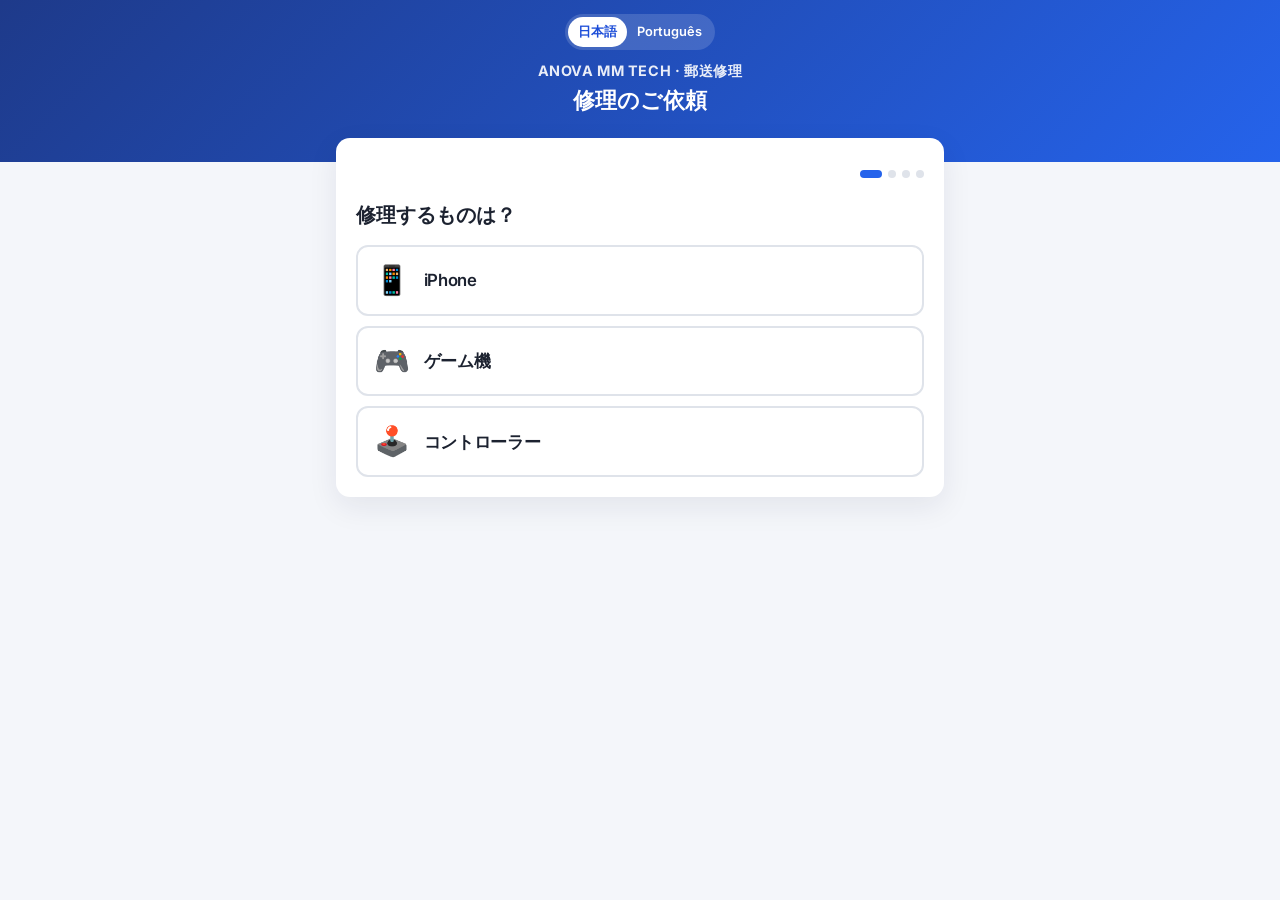
<file: index.html>
<!DOCTYPE html>
<html lang="ja" data-lang="ja">
<head>
  <meta charset="UTF-8">
  <meta name="viewport" content="width=device-width, initial-scale=1.0">
  <title>修理依頼 | Anova MM Tech</title>
  <meta name="description" content="Anova MM Tech：iPhone・ゲーム機・コントローラーの修理 — Reparo de iPhone, consoles e controles.">
  <meta name="theme-color" content="#1e3a8a">
  <link rel="preconnect" href="https://fonts.googleapis.com">
  <link href="https://fonts.googleapis.com/css2?family=Inter:wght@400;600;700&display=swap" rel="stylesheet">
  <link rel="stylesheet" href="assets/style.css">
  <script>
    // Idioma: escolha salva > idioma do celular (português -> pt, resto -> japonês)
    (function () {
      let l = null;
      try { l = localStorage.getItem("yuso-shuri-lang"); } catch (_) {}
      if (!l) l = /^pt/i.test(navigator.language || "") ? "pt" : "ja";
      document.documentElement.dataset.lang = l;
      document.documentElement.lang = l;
    })();
  </script>
</head>
<body>

<header class="top slim">
  <div class="lang-toggle" role="group" aria-label="Idioma / 言語">
    <button type="button" data-set-lang="ja">日本語</button>
    <button type="button" data-set-lang="pt">Português</button>
  </div>
  <div class="brand">ANOVA MM TECH · 郵送修理</div>
  <h1><span lang="ja">修理のご依頼</span><span lang="pt">Pedir reparo</span></h1>
</header>

<main class="wrap">
  <form id="repairForm" class="card lift" novalidate>
    <input type="text" name="_honey" style="display:none" tabindex="-1" autocomplete="off">

    <!-- Navegação entre as telas -->
    <div class="wz-head">
      <button type="button" class="wz-back" id="wz-back" hidden>‹ <span lang="ja">戻る</span><span lang="pt">Voltar</span></button>
      <div class="wz-dots" id="wz-dots" aria-hidden="true"><i></i><i></i><i></i><i></i></div>
    </div>
    <div class="box box-info hidden" id="estimate" style="margin-bottom:14px">
      <div class="estimate">
        <span><span lang="ja">目安料金</span><span lang="pt">Estimativa</span></span>
        <strong id="estimate-value"></strong>
      </div>
    </div>

    <!-- 1. Aparelho -->
    <section class="wz" data-step="1">
      <h2 class="wz-title"><span lang="ja">修理するものは？</span><span lang="pt">O que vai consertar?</span></h2>
      <div class="seg seg-big" id="tipo">
        <button type="button" data-tipo="iphone"><span class="ico">📱</span>iPhone</button>
        <button type="button" data-tipo="console"><span class="ico">🎮</span><span lang="ja">ゲーム機</span><span lang="pt">Console</span></button>
        <button type="button" data-tipo="controle"><span class="ico">🕹️</span><span lang="ja">コントローラー</span><span lang="pt">Controle</span></button>
      </div>
      <div class="msg err hidden" id="tipo-msg"><span lang="ja">選んでください</span><span lang="pt">Escolha uma opção</span></div>
    </section>

    <!-- 2. Modelo -->
    <section class="wz" data-step="2" hidden>
      <h2 class="wz-title"><span lang="ja">機種は？</span><span lang="pt">Qual é o modelo?</span></h2>
      <input type="hidden" id="model">
      <div id="models"></div>
      <div class="field hidden" id="other-model-wrap" style="margin-top:12px">
        <input type="text" id="other-model" data-ph-ja="機種名を入力" data-ph-pt="Digite o modelo">
        <button type="button" class="btn btn-primary" data-next="3" style="margin-top:10px"><span lang="ja">次へ</span><span lang="pt">Próximo</span> ›</button>
      </div>
      <div class="msg err hidden" id="model-msg"><span lang="ja">機種を選んでください</span><span lang="pt">Escolha o modelo</span></div>
    </section>

    <!-- 3. Serviço (só os que servem para o modelo; com opções, ex.: Hall Effect ou TMR) -->
    <section class="wz" data-step="3" hidden>
      <h2 class="wz-title"><span lang="ja">修理内容は？</span><span lang="pt">Qual serviço?</span></h2>
      <p class="hint" style="margin:-6px 0 12px"><span lang="ja">複数選べます</span><span lang="pt">Pode escolher mais de um</span></p>
      <div class="chips" id="services"></div>
      <div class="msg err hidden" id="services-msg"><span lang="ja">1つ以上選んでください</span><span lang="pt">Escolha pelo menos um</span></div>
      <div class="field" style="margin-top:14px">
        <label for="problem"><span lang="ja">症状</span><span lang="pt">O que aconteceu?</span> <span class="hint">(<span lang="ja">任意</span><span lang="pt">opcional</span>)</span></label>
        <textarea id="problem" rows="2" data-ph-ja="例: 落としてから画面がつかない" data-ph-pt="Ex.: Caiu e a tela não acende"></textarea>
      </div>
      <button type="button" class="btn btn-primary" data-next="4"><span lang="ja">次へ</span><span lang="pt">Próximo</span> ›</button>
    </section>

    <!-- 4. Dados e envio -->
    <section class="wz" data-step="4" hidden>
      <div class="wz-sum" id="wz-sum"></div>

      <div class="field">
        <label for="name"><span lang="ja">お名前</span><span lang="pt">Nome</span></label>
        <input type="text" id="name" autocomplete="name" required>
      </div>

      <div class="row stack-sm">
        <div class="field">
          <label for="phone"><span lang="ja">電話番号</span><span lang="pt">Telefone</span></label>
          <input type="tel" id="phone" inputmode="numeric" autocomplete="tel" maxlength="11" placeholder="09012345678" data-digits required>
        </div>
        <div class="field">
          <label for="email"><span lang="ja">メール</span><span lang="pt">E-mail</span></label>
          <input type="email" id="email" inputmode="email" autocomplete="email" required>
          <div class="hint" id="email-suggest"></div>
        </div>
      </div>

      <span class="label" style="margin-bottom:10px"><span lang="ja">返送先の住所</span><span lang="pt">Endereço para devolução</span></span>

      <div class="field">
        <label for="zip" class="sub"><span lang="ja">郵便番号</span><span lang="pt">CEP (〒)</span></label>
        <div class="row">
          <input type="tel" id="zip" inputmode="numeric" maxlength="8" autocomplete="postal-code" placeholder="4440302" required>
          <button type="button" class="btn btn-ghost shrink" id="zip-btn"><span lang="ja">住所検索</span><span lang="pt">Buscar</span></button>
        </div>
        <div class="msg" id="zip-msg"></div>
      </div>

      <div class="row">
        <div class="field" style="flex:0 0 38%">
          <label for="pref" class="sub"><span lang="ja">都道府県</span><span lang="pt">Província</span></label>
          <input type="text" id="pref" autocomplete="address-level1" data-ph-ja="愛知県" data-ph-pt="愛知県" required>
        </div>
        <div class="field">
          <label for="city" class="sub"><span lang="ja">市区町村・町名</span><span lang="pt">Cidade e bairro</span></label>
          <input type="text" id="city" autocomplete="address-level2" data-ph-ja="岡崎市○○町" data-ph-pt="岡崎市○○町" required>
        </div>
      </div>

      <div class="field">
        <label for="street" class="sub"><span lang="ja">番地・建物名・部屋番号</span><span lang="pt">Número, prédio e apto</span></label>
        <input type="text" id="street" autocomplete="street-address" data-ph-ja="例: 4-33 クリスタルオアシス103号室" data-ph-pt="Ex.: 4-33 クリスタルオアシス103" required>
        <div class="msg err hidden" id="street-msg"><span lang="ja">番地（例: 4-33）を入力してください</span><span lang="pt">Falta o número do endereço (番地), ex.: 4-33</span></div>
      </div>

      <div class="msg err hidden" id="form-msg"></div>
      <div class="box box-warn hidden" id="fallback" style="margin-bottom:12px">
        <span lang="ja">メールでも送れます:</span><span lang="pt">Você também pode mandar por e-mail:</span>
        <a class="btn btn-gray" id="fallback-link" href="#" style="display:block;margin-top:8px">✉️ <span lang="ja">メールで送る</span><span lang="pt">Enviar por e-mail</span></a>
      </div>

      <button type="submit" class="btn btn-primary" id="submit-btn"><span lang="ja">依頼する</span><span lang="pt">Enviar pedido</span></button>
      <p class="fine">
        <span lang="ja">24時間以内にメールで発送方法をご案内します。<a href="guia.html">送り方・FAQ</a></span>
        <span lang="pt">Respondemos em até 24 h com as instruções de envio. <a href="guia.html">Como enviar · FAQ</a></span>
      </p>
    </section>
  </form>
</main>

<script src="assets/config.js"></script>
<script src="assets/form.js"></script>
</body>
</html>
</file>
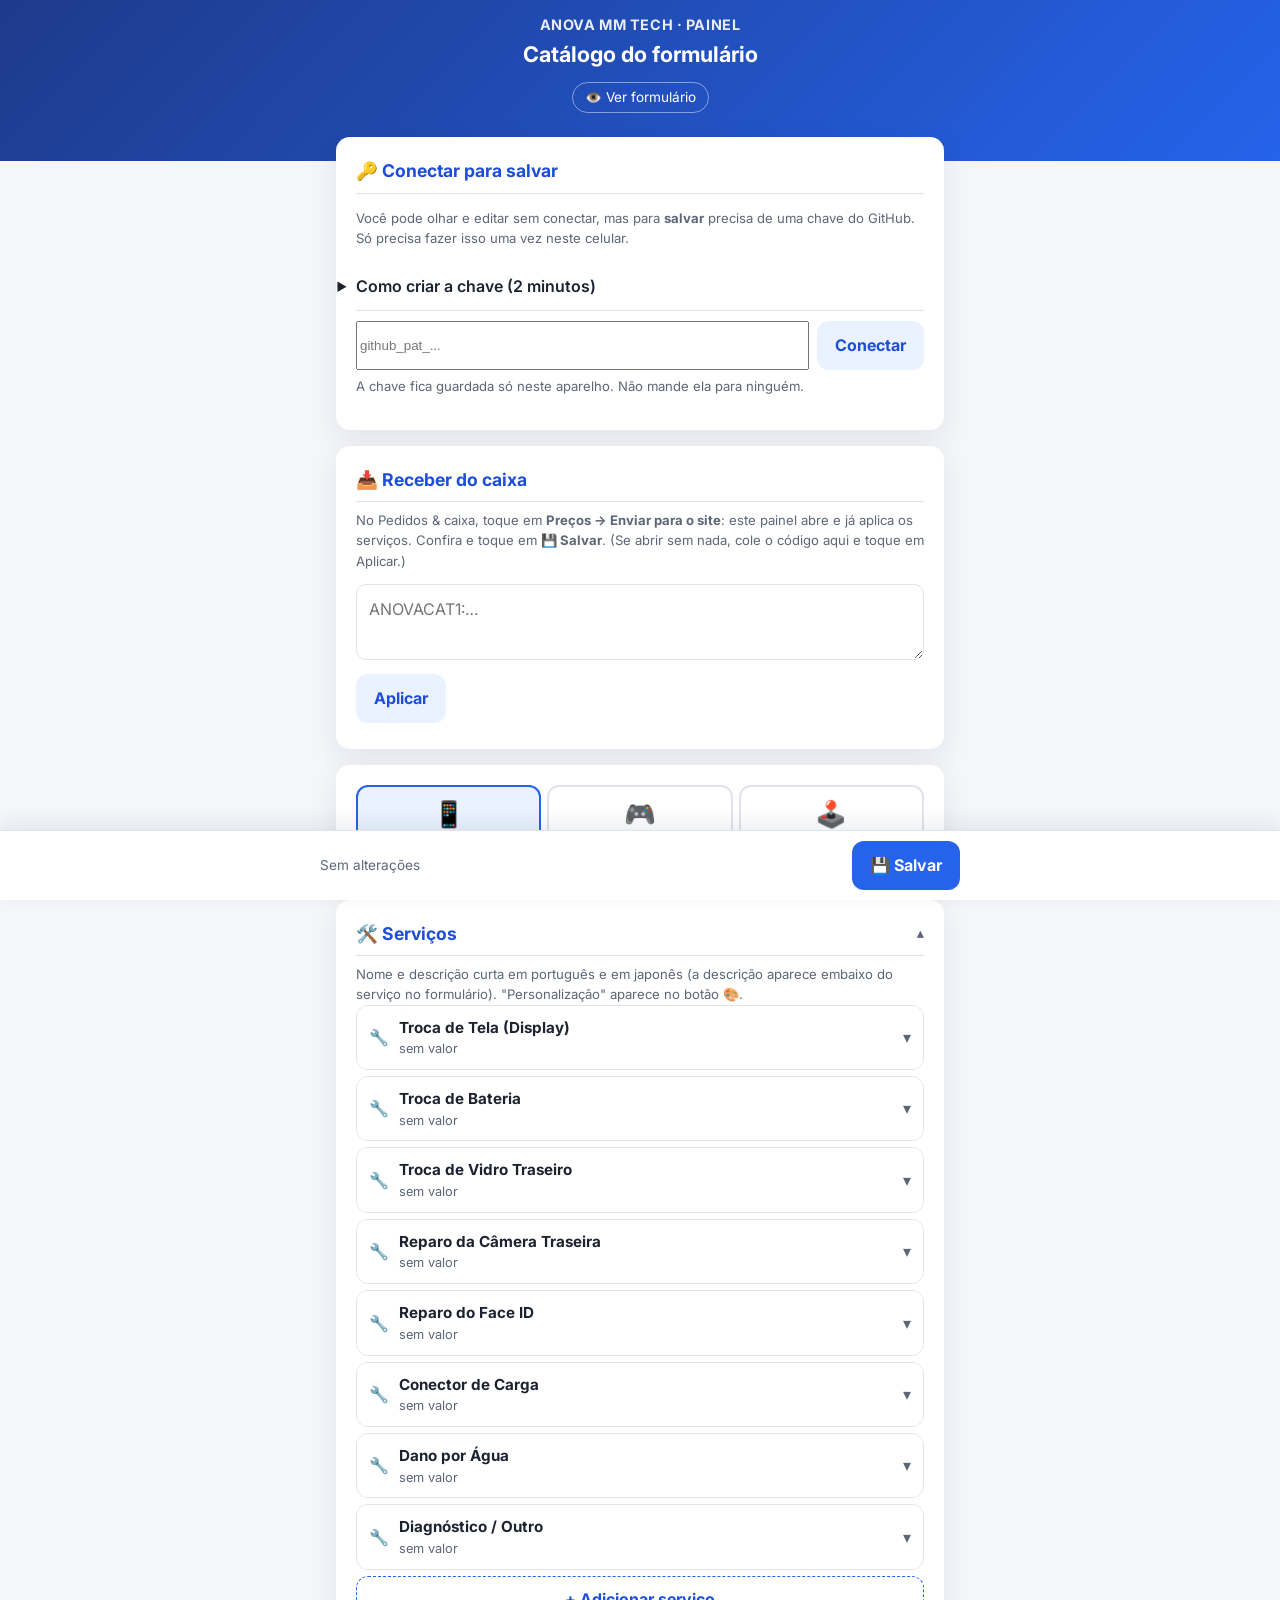
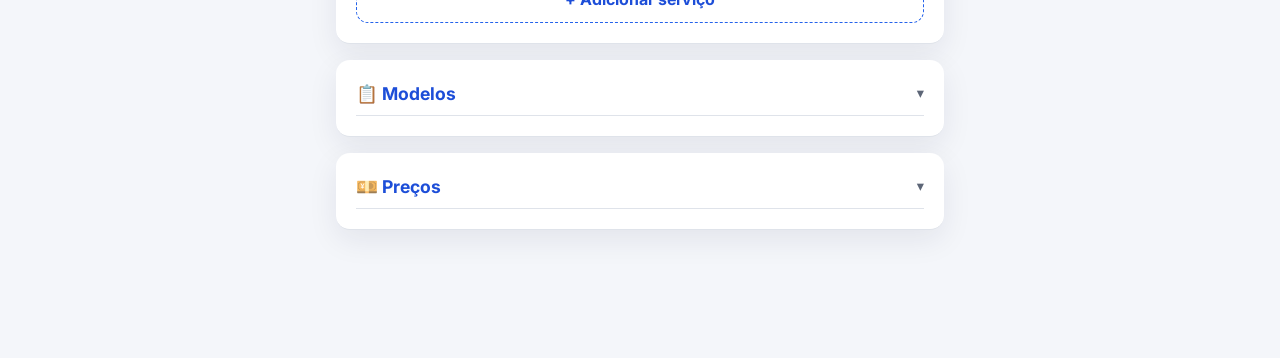
<file: admin.html>
<!DOCTYPE html>
<html lang="pt">
<head>
  <meta charset="UTF-8">
  <meta name="viewport" content="width=device-width, initial-scale=1.0">
  <meta name="robots" content="noindex, nofollow">
  <title>Painel do catálogo | Anova MM Tech</title>
  <meta name="theme-color" content="#1e3a8a">
  <link href="https://fonts.googleapis.com/css2?family=Inter:wght@400;600;700&display=swap" rel="stylesheet">
  <link rel="stylesheet" href="assets/style.css">
  <style>
    body { padding-bottom: 96px; }
    .item { display: flex; gap: 6px; align-items: center; margin-bottom: 8px; }
    .item input, .item select { padding: 9px 10px; }
    .item .grow { flex: 1; min-width: 0; }
    .icon {
      flex: 0 0 auto; width: 36px; height: 40px; border: 1px solid var(--line); border-radius: 8px;
      background: #fff; cursor: pointer; font-size: 1rem; color: var(--muted);
    }
    .icon.del { color: var(--err); }
    .svc { border: 1px solid var(--line); border-radius: 12px; padding: 0; margin-bottom: 6px; overflow: hidden; }
    .svc.open { padding: 0 10px 10px; border-color: var(--brand); }
    .svc-head { display: flex; align-items: center; gap: 10px; width: 100%; border: 0; background: #fff; padding: 10px 12px; font: inherit; text-align: left; cursor: pointer; color: var(--text); }
    .svc.open .svc-head { margin: 0 -10px 8px; width: calc(100% + 20px); background: var(--brand-soft); }
    .svc-ico { flex: 0 0 auto; }
    .svc-name { flex: 1; min-width: 0; display: grid; }
    .svc-name b { font-size: .95rem; overflow: hidden; text-overflow: ellipsis; white-space: nowrap; }
    .svc-name small { color: var(--muted); font-size: .8rem; overflow: hidden; text-overflow: ellipsis; white-space: nowrap; }
    .svc-arrow { color: var(--muted); }
    details.sec > summary { list-style: none; cursor: pointer; }
    details.sec > summary::-webkit-details-marker { display: none; }
    details.sec > summary h2 { margin: 0; display: flex; justify-content: space-between; align-items: center; }
    details.sec > summary h2::after { content: "▾"; color: var(--muted); font-size: .9rem; }
    details.sec[open] > summary h2 { margin-bottom: 14px; }
    details.sec[open] > summary h2::after { content: "▴"; }
    .opts { display: grid; gap: 8px; margin: 4px 0 10px; }
    .opt { border: 1px dashed var(--brand); border-radius: 10px; padding: 8px; background: #fbfcff; }
    .svc .item { margin-bottom: 6px; }
    .svc .item:last-child { margin-bottom: 0; }
    .group { border: 1px solid var(--line); border-radius: 12px; padding: 10px; margin-bottom: 12px; background: #fbfcfe; }
    .group > .item input { font-weight: 700; }
    .models { padding-left: 10px; border-left: 3px solid var(--brand-soft); margin: 8px 0; }
    .group-toggle { border: 0; background: none; color: var(--brand-dark); font: inherit; font-size: .85rem; font-weight: 600; padding: 2px 0; cursor: pointer; }
    .add { background: transparent; border: 1px dashed var(--brand); color: var(--brand-dark); width: 100%; padding: 10px; }
    .price-row { display: flex; align-items: center; gap: 8px; margin-bottom: 8px; }
    .price-row span { flex: 1; font-size: .92rem; }
    .price-row input { width: 120px; flex: 0 0 auto; text-align: right; }
    .savebar {
      position: fixed; left: 0; right: 0; bottom: 0; background: #fff; border-top: 1px solid var(--line);
      padding: 10px 16px calc(10px + env(safe-area-inset-bottom)); box-shadow: 0 -6px 20px rgba(20,30,60,.08);
    }
    .savebar .wrap { padding: 0; display: flex; gap: 10px; align-items: center; }
    .savebar .btn-primary { width: auto; flex: 0 0 auto; padding: 12px 18px; font-size: 1rem; }
    .savebar .status { flex: 1; font-size: .85rem; color: var(--muted); }
    .status.dirty { color: var(--warn); font-weight: 600; }
    .steps-list { padding-left: 20px; margin: 8px 0; font-size: .9rem; }
    .steps-list li { margin-bottom: 6px; }
    code { background: #eef1f6; padding: 1px 5px; border-radius: 5px; font-size: .85em; }
  </style>
</head>
<body>

<header class="top slim">
  <div class="brand">ANOVA MM TECH · PAINEL</div>
  <h1>Catálogo do formulário</h1>
  <nav class="nav"><a href="index.html" target="_blank">👁️ Ver formulário</a></nav>
</header>

<main class="wrap">

  <!-- Conexão -->
  <section class="card lift" id="conn">
    <div id="conn-on" class="hidden">
      <div class="estimate">
        <span>✅ Conectado ao GitHub</span>
        <button type="button" class="btn btn-gray" id="logout" style="padding:6px 12px;font-size:.85rem">Desconectar</button>
      </div>
    </div>
    <div id="conn-off">
      <h2>🔑 Conectar para salvar</h2>
      <p class="hint" style="margin-top:0">Você pode olhar e editar sem conectar, mas para <b>salvar</b> precisa de uma chave do GitHub. Só precisa fazer isso uma vez neste celular.</p>
      <details>
        <summary>Como criar a chave (2 minutos)</summary>
        <ol class="steps-list">
          <li>Abra <a href="https://github.com/settings/personal-access-tokens/new" target="_blank">github.com/settings/personal-access-tokens/new</a> (com login na conta <b>aln244vr</b>).</li>
          <li><b>Token name:</b> <code>painel catalogo</code></li>
          <li><b>Expiration:</b> escolha <b>1 year</b>.</li>
          <li><b>Repository access:</b> <b>Only select repositories</b> → <code>formulario-reparo-iphone</code>.</li>
          <li><b>Permissions</b> → <b>Repository permissions</b> → <b>Contents</b> → <b>Read and write</b>.</li>
          <li>Toque em <b>Generate token</b>, copie o código (começa com <code>github_pat_</code>) e cole abaixo.</li>
        </ol>
      </details>
      <div class="row" style="margin-top:10px">
        <input type="password" id="token" placeholder="github_pat_..." autocomplete="off">
        <button type="button" class="btn btn-ghost shrink" id="connect">Conectar</button>
      </div>
      <div class="msg" id="conn-msg"></div>
      <p class="hint">A chave fica guardada só neste aparelho. Não mande ela para ninguém.</p>
    </div>
  </section>

  <!-- Receber do caixa -->
  <section class="card" id="caixa">
    <h2>📥 Receber do caixa</h2>
    <p class="hint" style="margin-top:-6px">No Pedidos &amp; caixa, toque em <b>Preços → Enviar para o site</b>: este painel abre e já aplica os serviços. Confira e toque em <b>💾 Salvar</b>. (Se abrir sem nada, cole o código aqui e toque em Aplicar.)</p>
    <textarea id="caixa-code" rows="2" placeholder="ANOVACAT1:…" autocomplete="off" autocorrect="off" autocapitalize="off" spellcheck="false"></textarea>
    <div class="row" style="margin-top:8px"><button type="button" class="btn btn-ghost shrink" id="caixa-go">Aplicar</button></div>
    <div class="msg" id="caixa-msg"></div>
  </section>

  <!-- Tipo -->
  <div class="card">
    <div class="seg" id="tabs">
      <button type="button" data-tab="iphone"><span class="ico">📱</span>iPhone</button>
      <button type="button" data-tab="console"><span class="ico">🎮</span>Console</button>
      <button type="button" data-tab="controle"><span class="ico">🕹️</span>Controle</button>
    </div>
  </div>

  <div id="editor" class="hidden">
    <details class="card sec" open>
      <summary><h2>🛠️ Serviços</h2></summary>
      <p class="hint" style="margin-top:-6px">Nome e descrição curta em português e em japonês (a descrição aparece embaixo do serviço no formulário). "Personalização" aparece no botão 🎨.</p>
      <div id="svc-list"></div>
      <button type="button" class="btn add" id="svc-add">+ Adicionar serviço</button>
    </details>

    <details class="card sec">
      <summary><h2>📋 Modelos</h2></summary>
      <p class="hint" style="margin-top:-6px">Organizados por série. O cliente vê nessa ordem.</p>
      <div id="model-list"></div>
      <button type="button" class="btn add" id="group-add">+ Adicionar série</button>
    </details>

    <details class="card sec">
      <summary><h2>💴 Preços</h2></summary>
      <p class="hint" style="margin-top:-6px">Em ienes, com imposto. Deixe vazio para "sob orçamento". O formulário mostra a estimativa e o guia mostra a tabela.</p>
      <div class="field">
        <select id="price-model"></select>
      </div>
      <div id="price-list"></div>
      <div class="row" style="margin-top:6px">
        <button type="button" class="btn btn-gray" id="price-copy" style="font-size:.85rem">Copiar estes preços para todos da mesma série</button>
      </div>
    </details>
  </div>

  <p class="fine" id="loading">Carregando catálogo…</p>
</main>

<div class="savebar">
  <div class="wrap">
    <div class="status" id="status">Sem alterações</div>
    <button type="button" class="btn btn-primary" id="save">💾 Salvar</button>
  </div>
</div>

<script>
(function () {
  "use strict";
  const REPO = "aln244vr/formulario-reparo-iphone", PATH = "assets/catalogo.json", BRANCH = "main";
  const API = `https://api.github.com/repos/${REPO}/contents/${PATH}`;
  const TOKEN_KEY = "yuso-admin-token";
  const $ = (id) => document.getElementById(id);

  let cat = null, sha = null, tab = "iphone", dirty = false;
  const getToken = () => { try { return localStorage.getItem(TOKEN_KEY) || ""; } catch (_) { return ""; } };

  // ---------- Base64 UTF-8 ----------
  const enc = (str) => { const b = new TextEncoder().encode(str); let s = ""; for (let i = 0; i < b.length; i++) s += String.fromCharCode(b[i]); return btoa(s); };
  const dec = (b64) => new TextDecoder().decode(Uint8Array.from(atob(b64.replace(/\s/g, "")), (c) => c.charCodeAt(0)));

  // ---------- Carregar ----------
  async function load() {
    const token = getToken();
    try {
      if (token) {
        const r = await fetch(`${API}?ref=${BRANCH}&t=${Date.now()}`, { headers: { Authorization: "Bearer " + token, Accept: "application/vnd.github+json" } });
        if (r.status === 401 || r.status === 403 || r.status === 404) throw Object.assign(new Error("token"), { status: r.status });
        if (!r.ok) throw new Error("HTTP " + r.status);
        const j = await r.json();
        sha = j.sha; cat = JSON.parse(dec(j.content));
      } else {
        const r = await fetch("assets/catalogo.json", { cache: "no-cache" });
        cat = await r.json(); sha = null;
      }
    } catch (e) {
      if (e.message === "token") {
        setConnMsg("A chave não funcionou (erro " + e.status + "). Confira as permissões e cole de novo.", true);
        try { localStorage.removeItem(TOKEN_KEY); } catch (_) {}
        return load();
      }
      $("loading").textContent = "Não foi possível carregar o catálogo: " + e.message;
      return;
    }
    $("loading").classList.add("hidden");
    $("editor").classList.remove("hidden");
    showConn();
    selectTab(tab);
    setDirty(false);
    // o caixa abre o painel com o código no endereço (#ANOVACAT1:...): aplica sozinho
    if (/ANOVACAT1/i.test(location.hash)) {
      $("caixa-code").value = location.hash.slice(1);
      try { history.replaceState(null, "", location.pathname); } catch (_) {}
      $("caixa-go").click();
      $("caixa-msg").scrollIntoView({ block: "center" });
    }
  }

  function showConn() {
    const on = !!getToken();
    $("conn-on").classList.toggle("hidden", !on);
    $("conn-off").classList.toggle("hidden", on);
  }
  function setConnMsg(t, err) { $("conn-msg").textContent = t; $("conn-msg").className = "msg " + (err ? "err" : "ok"); }

  $("connect").addEventListener("click", async () => {
    const tk = $("token").value.trim();
    if (!/^(github_pat_|ghp_)/.test(tk)) return setConnMsg("Isso não parece uma chave do GitHub (começa com github_pat_).", true);
    if (dirty && !confirm("Conectar recarrega o catálogo e descarta as alterações não salvas. Continuar?")) return;
    try { localStorage.setItem(TOKEN_KEY, tk); } catch (_) {}
    $("token").value = "";
    setConnMsg("Conectando…", false);
    await load();
    if (getToken()) setConnMsg("", false);
  });
  $("logout").addEventListener("click", () => {
    try { localStorage.removeItem(TOKEN_KEY); } catch (_) {}
    showConn();
  });

  // ---------- Estado ----------
  function setDirty(v) {
    dirty = v;
    $("status").textContent = v ? "● Alterações não salvas" : "Sem alterações";
    $("status").className = "status" + (v ? " dirty" : "");
  }
  window.addEventListener("beforeunload", (e) => { if (dirty) { e.preventDefault(); e.returnValue = ""; } });
  const T = () => cat.tipos[tab];
  const changed = () => setDirty(true);

  // ---------- Abas ----------
  document.querySelectorAll("[data-tab]").forEach((b) => b.addEventListener("click", () => selectTab(b.dataset.tab)));
  function selectTab(id) {
    tab = id;
    document.querySelectorAll("[data-tab]").forEach((b) => b.setAttribute("aria-pressed", String(b.dataset.tab === id)));
    renderServices(); renderModels(); renderPriceModels();
  }

  // ---------- Helpers de UI ----------
  function el(tag, props, ...kids) {
    const e = document.createElement(tag);
    Object.entries(props || {}).forEach(([k, v]) => { if (k.startsWith("on")) e.addEventListener(k.slice(2), v); else if (k === "class") e.className = v; else e[k] = v; });
    kids.forEach((k) => e.append(k));
    return e;
  }
  const iconBtn = (txt, title, fn, cls) => el("button", { type: "button", class: "icon" + (cls ? " " + cls : ""), textContent: txt, title, onclick: fn });
  function move(arr, i, d) { const j = i + d; if (j < 0 || j >= arr.length) return false; [arr[i], arr[j]] = [arr[j], arr[i]]; return true; }

  // ---------- Serviços ----------
  function slug(s) {
    return (s.normalize("NFD").replace(/[̀-ͯ]/g, "").toLowerCase().replace(/[^a-z0-9]+/g, "-").replace(/^-|-$/g, "") || "servico").slice(0, 24);
  }
  function newId(base) {
    const all = new Set(Object.values(cat.tipos).flatMap((t) => t.servicos.map((s) => s.id)));
    let id = base, n = 2;
    while (all.has(id)) id = base + "-" + n++;
    return id;
  }
  // ---------- Receber do caixa (código ANOVACAT1) ----------
  const CAT2TIPO = { "iPhone": "iphone", "Controle": "controle", "Console": "console" };
  const norm = (x) => String(x || "").normalize("NFD").replace(/[̀-ͯ]/g, "").toLowerCase().replace(/\s+/g, " ").trim();
  const REPARO = /^(troca|reparo|conserto)|drift|bot(a|õ)es$|gatilhos \(|bateria do|conector|diagn|tela|vidro|camera|câmera|face id|agua|água|hdmi|leitor|fonte|hd \/ ssd|limpeza/i;
  // aceita o código mesmo se o iPhone trocar traços, dois-pontos ou colar espaços/quebras no meio
  function readCaixaCode(raw) {
    let t = String(raw || "");
    try { t = decodeURIComponent(t); } catch (_) {}
    t = t.normalize("NFKC").replace(/\u2014/g, "--").replace(/[\u2010-\u2013\u2212\u30FC]/g, "-").replace(/\u2026/g, "...");
    const i = t.search(/ANOVACAT1/i);
    let body = i >= 0 ? t.slice(i + 9).replace(/^[\s:]+/, "") : t;
    const dot = body.indexOf("."); if (dot >= 0) body = body.slice(0, dot);
    body = body.replace(/[^A-Za-z0-9_\-+/]/g, "");
    if (body.length < 8) return null;
    try {
      let b = body.replace(/-/g, "+").replace(/_/g, "/"); while (b.length % 4) b += "=";
      const d = JSON.parse(new TextDecoder().decode(Uint8Array.from(atob(b), (c) => c.charCodeAt(0))));
      return d && Array.isArray(d.s) ? d : null;
    } catch (_) { return null; }
  }
  $("caixa-go").addEventListener("click", () => {
    const out = $("caixa-msg"), raw = $("caixa-code").value;
    // o iPhone às vezes troca "--" por "—", "-" por "–" ou "..." por "…" ao colar: desfaz isso
    const fail = (t) => { out.textContent = t; out.className = "msg err"; };
    if (!cat) return fail("O catálogo ainda está carregando.");
    const data = readCaixaCode(raw);
    if (!data) {
      const t = String(raw).trim();
      return fail("Código não reconhecido (" + t.length + " caracteres, começa com \"" + t.slice(0, 14) + "\"). No caixa, toque em Preços → Enviar para o site: o painel abre e aplica sozinho.");
    }
    let added = 0, updated = 0;
    (data.s || []).forEach((o) => {
      const k = CAT2TIPO[o.c]; if (!k || !cat.tipos[k]) return;
      const t = cat.tipos[k];
      const base = String(o.n || "").replace(new RegExp("\\s·\\s" + o.c + "$"), "");
      // nome do caixa ligado a uma opção (ex.: "Analógicos TMR K-Silver" → Analógico (drift) · TMR)
      let opt = null;
      t.servicos.forEach((x) => (x.opcoes || []).forEach((op) => { if (!opt && op.caixa && norm(op.caixa) === norm(o.n)) opt = op; }));
      if (opt) { if (typeof o.v === "number" && o.v > 0) opt.preco = o.v; updated++; return; }
      // nome do caixa ligado ao preço de um modelo (ex.: "Analógicos TMR K-Silver · PS5" → TMR no DualSense)
      let hit = false;
      t.servicos.forEach((x) => (x.opcoes || []).forEach((op) => {
        Object.entries(op.caixaModelo || {}).forEach(([m, nm]) => {
          if (norm(nm) !== norm(o.n)) return;
          hit = true;
          if (typeof o.v === "number" && o.v > 0) { op.precoModelo = op.precoModelo || {}; op.precoModelo[m] = o.v; }
        });
      }));
      if (hit) { updated++; return; }
      let sv = t.servicos.find((x) => norm(x.pt) === norm(o.n) || norm(x.pt) === norm(base));
      if (!sv) {
        sv = { id: newId(slug(base)), pt: base, jp: o.j || base, grupo: k === "controle" && !REPARO.test(base) ? "custom" : "reparo" };
        const outro = t.servicos.findIndex((x) => /^diagn/i.test(x.pt));
        outro >= 0 ? t.servicos.splice(outro, 0, sv) : t.servicos.push(sv);
        added++;
      } else updated++;
      if (o.j) sv.jp = o.j;
      if (o.d) sv.dpt = o.d;
      if (o.dj) sv.djp = o.dj;
      if (typeof o.v === "number" && o.v > 0) sv.preco = o.v; else delete sv.preco;
    });
    if (!added && !updated) return fail("Nenhum serviço de iPhone, Console ou Controle no código.");
    changed(); selectTab(tab);
    out.className = "msg ok";
    out.textContent = `✓ ${added} novo(s) e ${updated} atualizado(s). Confira e toque em 💾 Salvar.`;
    $("caixa-code").value = "";
  });

  const openSvc = new Set(); // serviços abertos para editar (os outros ficam numa linha só)
  const yenTxt = (v) => (typeof v === "number" ? "¥" + v.toLocaleString("ja-JP") : "");
  const precoOpTxt = (o) => {
    const v = Object.values(o.precoModelo || {}).concat(typeof o.preco === "number" ? [o.preco] : []).filter((x) => typeof x === "number");
    if (!v.length) return "";
    const a = Math.min(...v), b = Math.max(...v);
    return " " + (a === b ? yenTxt(a) : yenTxt(a) + "–" + yenTxt(b).slice(1));
  };
  // "Vale para": lista de modelos ou séries, separados por vírgula (vazio = todos)
  function modelosInput(obj) {
    return el("input", { type: "text", class: "grow", value: (obj.modelos || []).join(", "), placeholder: "Vale para (vazio = todos os modelos; ex.: PlayStation, Switch Pro Controller)",
      oninput: (e) => { const L = e.target.value.split(",").map((x) => x.trim()).filter(Boolean); if (L.length) obj.modelos = L; else delete obj.modelos; changed(); } });
  }
  function svcSummary(s) {
    const vale = Array.isArray(s.modelos) && s.modelos.length ? " · só " + s.modelos.join(", ") : "";
    if (Array.isArray(s.opcoes) && s.opcoes.length) return s.opcoes.map((o) => o.pt + precoOpTxt(o)).join(" · ") + vale;
    return (typeof s.preco === "number" ? yenTxt(s.preco) : "sem valor") + vale;
  }
  function numInput(obj, key, ph) {
    return el("input", { type: "text", inputMode: "numeric", class: "grow", value: typeof obj[key] === "number" ? String(obj[key]) : "", placeholder: ph,
      oninput: (e) => { const n = parseInt(e.target.value.replace(/[^\d]/g, ""), 10); e.target.value = isNaN(n) ? "" : String(n); if (isNaN(n)) delete obj[key]; else obj[key] = n; changed(); } });
  }
  function txtInput(obj, key, ph, after) {
    return el("input", { type: "text", class: "grow", value: obj[key] || "", placeholder: ph, oninput: (e) => { obj[key] = e.target.value; changed(); if (after) after(); } });
  }
  function renderServices() {
    const box = $("svc-list"); box.innerHTML = "";
    T().servicos.forEach((s, i, arr) => {
      const isOpen = openSvc.has(s);
      const head = el("button", { type: "button", class: "svc-head", onclick: () => { isOpen ? openSvc.delete(s) : openSvc.add(s); renderServices(); } },
        el("span", { class: "svc-ico", textContent: s.grupo === "custom" ? "🎨" : "🔧" }),
        el("span", { class: "svc-name" }, el("b", { textContent: s.pt || "(sem nome)" }), el("small", { textContent: svcSummary(s) })),
        el("span", { class: "svc-arrow", textContent: isOpen ? "▴" : "▾" }));
      const card = el("div", { class: "svc" + (isOpen ? " open" : "") }, head);
      if (isOpen) {
        const grp = el("select", { class: "grow", onchange: (e) => { s.grupo = e.target.value; changed(); renderServices(); } },
          el("option", { value: "reparo", textContent: "🔧 Reparo" }), el("option", { value: "custom", textContent: "🎨 Personalização" }));
        grp.value = s.grupo === "custom" ? "custom" : "reparo";
        card.append(
          el("div", { class: "item" }, txtInput(s, "pt", "Nome em português", () => { head.querySelector("b").textContent = s.pt; renderPrices(); })),
          el("div", { class: "item" }, txtInput(s, "jp", "日本語の名前")),
          el("div", { class: "item" }, txtInput(s, "dpt", "Descrição curta (ex.: 4 botões traseiros)")),
          el("div", { class: "item" }, txtInput(s, "djp", "説明（日本語）")),
          el("div", { class: "item" }, modelosInput(s)));
        if (!(Array.isArray(s.opcoes) && s.opcoes.length)) card.append(el("div", { class: "item" }, numInput(s, "preco", "Valor no site ¥ (vazio = sob orçamento)")));
        // opções do serviço (ex.: Hall Effect padrão / TMR)
        const opts = el("div", { class: "opts" });
        (s.opcoes || []).forEach((o, oi, oarr) => {
          opts.append(el("div", { class: "opt" },
            el("div", { class: "item" }, txtInput(o, "pt", "Opção (ex.: TMR K-Silver)"), iconBtn("🗑", "Apagar opção", () => { oarr.splice(oi, 1); if (!oarr.length) delete s.opcoes; changed(); renderServices(); }, "del")),
            el("div", { class: "item" }, txtInput(o, "jp", "日本語")),
            el("div", { class: "item" }, txtInput(o, "dpt", "Descrição da opção")),
            el("div", { class: "item" }, txtInput(o, "djp", "説明（日本語）")),
            el("div", { class: "item" }, numInput(o, "preco", "Valor ¥"), txtInput(o, "caixa", "Nome no caixa")),
            el("div", { class: "item" }, modelosInput(o)),
            ...Object.keys(o.precoModelo || {}).map((m) => el("div", { class: "item" },
              el("span", { textContent: m, style: "flex:1;min-width:0;font-size:.85rem;color:var(--muted)" }),
              numInput(o.precoModelo, m, "Valor ¥ neste modelo")))));
        });
        opts.append(el("button", { type: "button", class: "btn add", textContent: "+ Opção (ex.: tipo de peça)", style: "padding:7px;font-size:.85rem",
          onclick: () => { s.opcoes = s.opcoes || []; s.opcoes.push({ id: newOptId(s), pt: "", jp: "" }); if (s.opcoes.length === 1) delete s.preco; changed(); renderServices(); } }));
        card.append(opts,
          el("div", { class: "item" }, grp,
            iconBtn("↑", "Subir", () => { if (move(arr, i, -1)) { changed(); renderServices(); renderPrices(); } }),
            iconBtn("↓", "Descer", () => { if (move(arr, i, 1)) { changed(); renderServices(); renderPrices(); } }),
            iconBtn("🗑", "Apagar", () => {
              if (!confirm(`Apagar o serviço "${s.pt}"?`)) return;
              arr.splice(i, 1);
              Object.values(T().precos || {}).forEach((p) => delete p[s.id]);
              changed(); renderServices(); renderPrices();
            }, "del")));
      }
      box.append(card);
    });
  }
  function newOptId(s) { const ids = new Set((s.opcoes || []).map((o) => o.id)); let n = (s.opcoes || []).length + 1; while (ids.has("op" + n)) n++; return "op" + n; }
  $("svc-add").addEventListener("click", () => {
    const pt = prompt("Nome do serviço em português:");
    if (!pt || !pt.trim()) return;
    const jp = prompt("Nome em japonês (pode deixar vazio e preencher depois):") || "";
    const custom = tab === "controle" && confirm("É uma personalização? (OK = Personalização, Cancelar = Reparo)");
    T().servicos.push({ id: newId(slug(pt)), pt: pt.trim(), jp: jp.trim() || pt.trim(), grupo: custom ? "custom" : "reparo" });
    openSvc.add(T().servicos[T().servicos.length - 1]);
    changed(); renderServices(); renderPrices();
    $("svc-list").lastElementChild.scrollIntoView({ behavior: "smooth", block: "center" });
  });

  // ---------- Modelos ----------
  function renameModel(oldName, newName) {
    const P = T().precos || {};
    if (P[oldName] && oldName !== newName) { P[newName] = P[oldName]; delete P[oldName]; }
  }
  const openGroups = new Set(); // séries abertas (as outras ficam fechadas para a página não ficar enorme)
  function renderModels() {
    const box = $("model-list"); box.innerHTML = "";
    T().modelos.forEach((g, gi, groups) => {
      const isOpen = openGroups.has(g);
      const models = el("div", { class: "models" + (isOpen ? "" : " hidden") });
      g.itens.forEach((m, mi, itens) => {
        let before = m;
        const inp = el("input", { type: "text", class: "grow", value: m,
          oninput: (e) => { itens[mi] = e.target.value; changed(); },
          onchange: (e) => { renameModel(before, e.target.value.trim()); itens[mi] = before = e.target.value.trim(); renderPriceModels(); } });
        models.append(el("div", { class: "item" }, inp,
          iconBtn("↑", "Subir", () => { if (move(itens, mi, -1)) { changed(); renderModels(); renderPriceModels(); } }),
          iconBtn("↓", "Descer", () => { if (move(itens, mi, 1)) { changed(); renderModels(); renderPriceModels(); } }),
          iconBtn("🗑", "Apagar", () => {
            if (!confirm(`Apagar o modelo "${m}"?`)) return;
            itens.splice(mi, 1); if (T().precos) delete T().precos[m];
            changed(); renderModels(); renderPriceModels();
          }, "del")));
      });
      models.append(el("button", { type: "button", class: "btn add", textContent: "+ Modelo", style: "padding:7px;font-size:.85rem",
        onclick: () => {
          const n = prompt(`Novo modelo na série "${g.grupo}":`);
          if (!n || !n.trim()) return;
          g.itens.push(n.trim()); openGroups.add(g); changed(); renderModels(); renderPriceModels();
        } }));
      box.append(el("div", { class: "group" },
        el("div", { class: "item" },
          el("input", { type: "text", class: "grow", value: g.grupo, oninput: (e) => { g.grupo = e.target.value; changed(); } }),
          iconBtn("↑", "Subir série", () => { if (move(groups, gi, -1)) { changed(); renderModels(); renderPriceModels(); } }),
          iconBtn("↓", "Descer série", () => { if (move(groups, gi, 1)) { changed(); renderModels(); renderPriceModels(); } }),
          iconBtn("🗑", "Apagar série", () => {
            if (!confirm(`Apagar a série "${g.grupo}" e os ${g.itens.length} modelos dela?`)) return;
            g.itens.forEach((m) => T().precos && delete T().precos[m]);
            groups.splice(gi, 1); changed(); renderModels(); renderPriceModels();
          }, "del")),
        el("button", { type: "button", class: "group-toggle", textContent: (isOpen ? "▾ " : "▸ ") + g.itens.length + " modelo" + (g.itens.length === 1 ? "" : "s"),
          onclick: () => { isOpen ? openGroups.delete(g) : openGroups.add(g); renderModels(); } }),
        models));
    });
  }
  $("group-add").addEventListener("click", () => {
    const n = prompt("Nome da nova série (ex.: iPhone 18):");
    if (!n || !n.trim()) return;
    const g = { grupo: n.trim(), itens: [] };
    T().modelos.unshift(g); openGroups.add(g);
    changed(); renderModels(); renderPriceModels();
  });

  // ---------- Preços ----------
  const priceModel = $("price-model");
  function renderPriceModels() {
    const keep = priceModel.value;
    priceModel.innerHTML = "";
    T().modelos.forEach((g) => {
      const og = el("optgroup", { label: g.grupo });
      g.itens.forEach((m) => {
        const has = Object.values((T().precos || {})[m] || {}).some((v) => typeof v === "number");
        og.append(el("option", { value: m, textContent: (has ? "💴 " : "") + m }));
      });
      priceModel.append(og);
    });
    if ([...priceModel.options].some((o) => o.value === keep)) priceModel.value = keep;
    renderPrices();
  }
  priceModel.addEventListener("change", renderPrices);
  // Atualiza só o 💴 da lista de modelos, sem redesenhar os campos de preço
  function markPricedModels() {
    [...priceModel.options].forEach((o) => {
      const has = Object.values((T().precos || {})[o.value] || {}).some((v) => typeof v === "number");
      o.textContent = (has ? "💴 " : "") + o.value;
    });
  }
  function renderPrices() {
    const box = $("price-list"); box.innerHTML = "";
    const m = priceModel.value;
    if (!m) { box.textContent = "Adicione um modelo primeiro."; return; }
    T().precos = T().precos || {};
    T().servicos.forEach((s) => {
      const v = (T().precos[m] || {})[s.id];
      const inp = el("input", { type: "text", inputMode: "numeric", placeholder: "orçamento", value: typeof v === "number" ? String(v) : "",
        oninput: (e) => {
          const n = parseInt(e.target.value.replace(/[^\d]/g, ""), 10);
          e.target.value = isNaN(n) ? "" : String(n);
          const P = (T().precos[m] = T().precos[m] || {});
          if (isNaN(n)) delete P[s.id]; else P[s.id] = n;
          if (!Object.keys(P).length) delete T().precos[m];
          changed();
        },
        onchange: markPricedModels });
      box.append(el("div", { class: "price-row" }, el("span", { textContent: (s.grupo === "custom" ? "🎨 " : "") + s.pt }), el("span", { textContent: "¥", style: "flex:0 0 auto;color:var(--muted)" }), inp));
    });
  }
  $("price-copy").addEventListener("click", () => {
    const m = priceModel.value;
    const g = T().modelos.find((g) => g.itens.includes(m));
    if (!g) return;
    const src = (T().precos || {})[m];
    if (!src || !Object.keys(src).length) return alert("Este modelo ainda não tem preço.");
    if (!confirm(`Copiar os preços de "${m}" para os outros ${g.itens.length - 1} modelos de "${g.grupo}"?`)) return;
    g.itens.forEach((x) => { if (x !== m) T().precos[x] = Object.assign({}, src); });
    changed(); renderPriceModels();
  });

  // ---------- Salvar ----------
  function validate() {
    for (const [k, t] of Object.entries(cat.tipos)) {
      if (t.servicos.some((s) => !s.pt.trim())) return `Há um serviço sem nome em "${t.nome}".`;
      if (t.modelos.some((g) => !g.grupo.trim())) return `Há uma série sem nome em "${t.nome}".`;
      if (t.modelos.some((g) => g.itens.some((m) => !m.trim()))) return `Há um modelo sem nome em "${t.nome}".`;
      const names = t.modelos.flatMap((g) => g.itens);
      const dup = names.find((m, i) => names.indexOf(m) !== i);
      if (dup) return `O modelo "${dup}" aparece duas vezes em "${t.nome}".`;
    }
    return null;
  }

  $("save").addEventListener("click", async () => {
    const token = getToken();
    if (!token) { $("conn").scrollIntoView({ behavior: "smooth" }); return setConnMsg("Conecte com a chave do GitHub para salvar.", true); }
    if (!dirty) return;
    const err = validate();
    if (err) return alert(err);
    const btn = $("save");
    btn.disabled = true; $("status").textContent = "Salvando…";
    try {
      // Garante o sha mais recente (evita sobrescrever uma edição feita em outro aparelho sem saber)
      if (!sha) {
        const r0 = await fetch(`${API}?ref=${BRANCH}&t=${Date.now()}`, { headers: { Authorization: "Bearer " + token } });
        if (r0.ok) sha = (await r0.json()).sha;
      }
      const r = await fetch(API, {
        method: "PUT",
        headers: { Authorization: "Bearer " + token, Accept: "application/vnd.github+json", "Content-Type": "application/json" },
        body: JSON.stringify({ message: "Atualiza catálogo pelo painel", content: enc(JSON.stringify(cat, null, 2) + "\n"), sha, branch: BRANCH }),
      });
      const j = await r.json().catch(() => ({}));
      if (r.status === 409 || r.status === 422) throw new Error("O catálogo foi alterado em outro lugar. Recarregue a página e faça as mudanças de novo.");
      if (r.status === 401 || r.status === 403) throw new Error("A chave não tem permissão para salvar. Confira: Contents → Read and write.");
      if (!r.ok) throw new Error(j.message || "HTTP " + r.status);
      sha = j.content.sha;
      setDirty(false);
      $("status").textContent = "✅ Salvo! O site atualiza em 1–2 minutos.";
    } catch (e) {
      $("status").textContent = "❌ " + e.message;
      $("status").className = "status dirty";
    } finally {
      btn.disabled = false;
    }
  });

  load();
})();
</script>
</body>
</html>
</file>
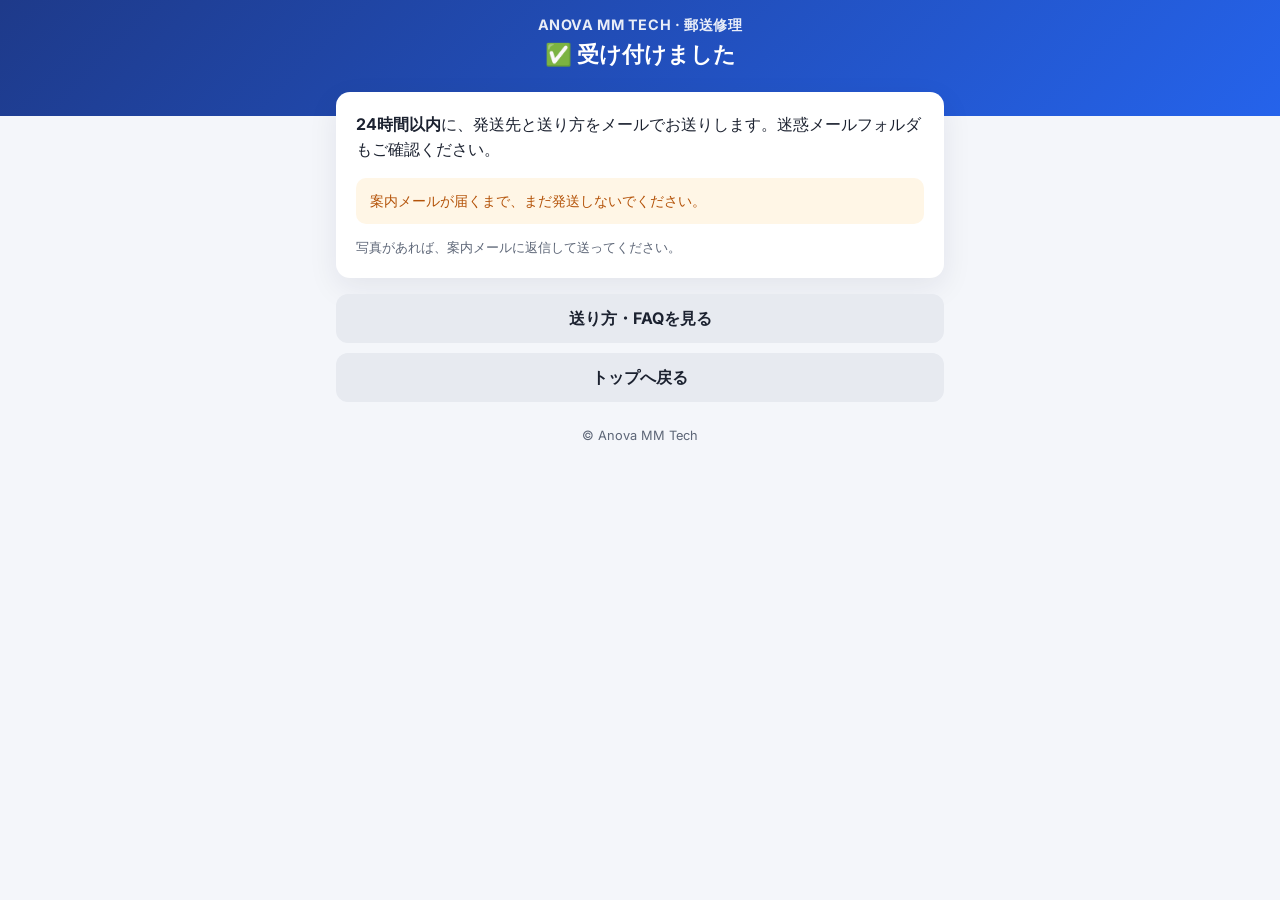
<file: confirmacao.html>
<!DOCTYPE html>
<html lang="ja" data-lang="ja">
<head>
  <meta charset="UTF-8">
  <meta name="viewport" content="width=device-width, initial-scale=1.0">
  <title>依頼完了 | Anova MM Tech</title>
  <meta name="theme-color" content="#1e3a8a">
  <link href="https://fonts.googleapis.com/css2?family=Inter:wght@400;600;700&display=swap" rel="stylesheet">
  <link rel="stylesheet" href="assets/style.css">
  <script>
    (function () {
      let l = null;
      try { l = localStorage.getItem("yuso-shuri-lang"); } catch (_) {}
      if (!l) l = /^pt/i.test(navigator.language || "") ? "pt" : "ja";
      document.documentElement.dataset.lang = document.documentElement.lang = l;
    })();
  </script>
</head>
<body>

<header class="top slim">
  <div class="brand">ANOVA MM TECH · 郵送修理</div>
  <h1>✅ <span lang="ja">受け付けました</span><span lang="pt">Pedido recebido!</span></h1>
</header>

<main class="wrap">
  <div class="card lift">
    <p style="margin-top:0">
      <span lang="ja"><b>24時間以内</b>に、発送先と送り方をメールでお送りします。迷惑メールフォルダもご確認ください。</span>
      <span lang="pt">Em até <b>24 horas</b> mandamos por e-mail o endereço e como enviar. Confira também o spam.</span>
    </p>
    <div class="box box-warn">
      <span lang="ja">案内メールが届くまで、まだ発送しないでください。</span>
      <span lang="pt">Ainda não envie o aparelho: espere o nosso e-mail.</span>
    </div>
    <p class="fine" style="text-align:left;margin-top:14px">
      <span lang="ja">写真があれば、案内メールに返信して送ってください。</span>
      <span lang="pt">Se tiver fotos do problema, mande respondendo ao nosso e-mail.</span>
    </p>
  </div>

  <a href="guia.html" class="btn btn-gray" style="display:block;margin-bottom:10px"><span lang="ja">送り方・FAQを見る</span><span lang="pt">Ver como enviar · FAQ</span></a>
  <a href="index.html" class="btn btn-gray" style="display:block"><span lang="ja">トップへ戻る</span><span lang="pt">Voltar ao início</span></a>
</main>

<footer>© Anova MM Tech</footer>
</body>
</html>
</file>
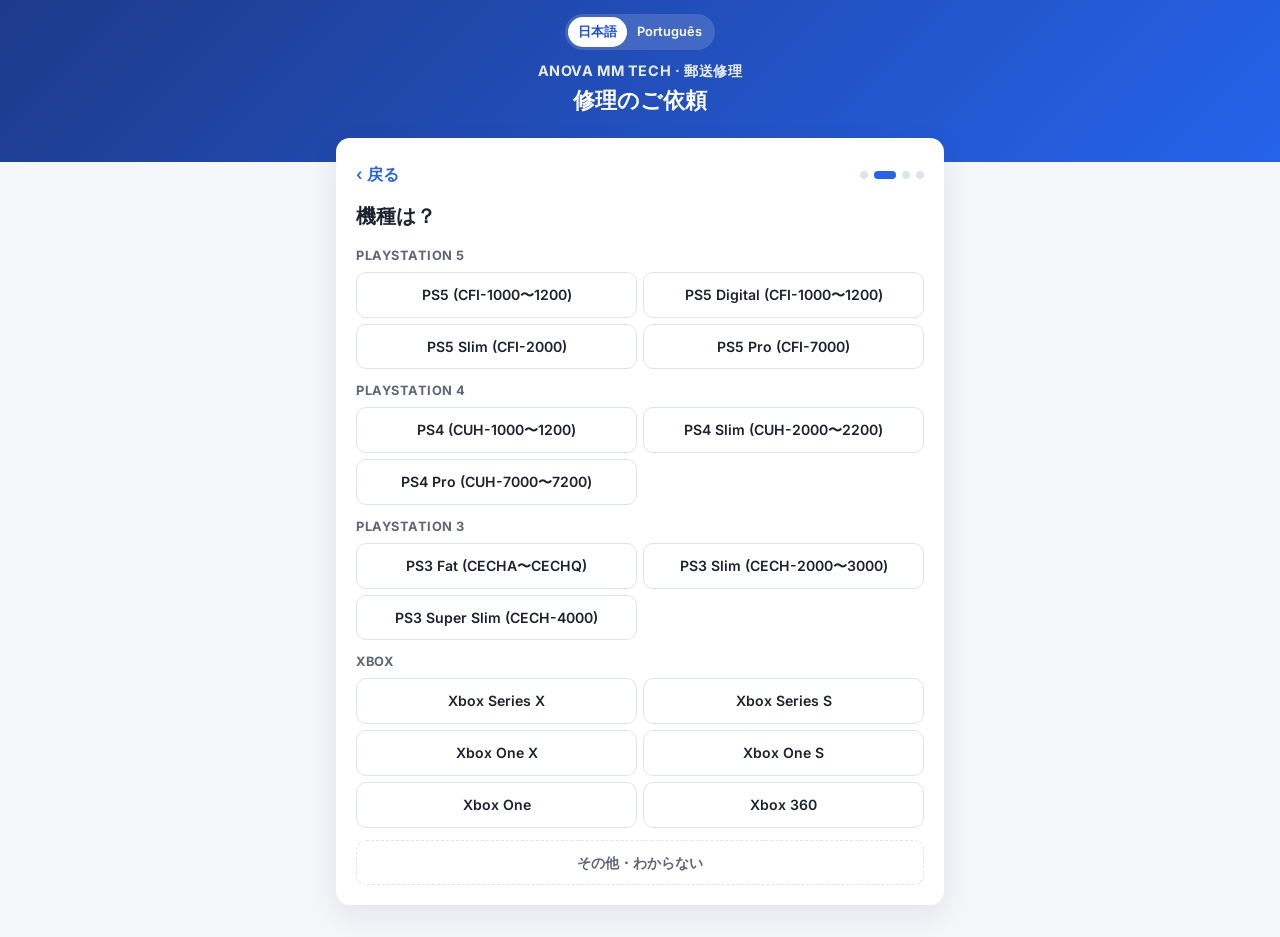
<file: consoles.html>
<!DOCTYPE html>
<html lang="ja">
<head>
  <meta charset="UTF-8">
  <meta name="viewport" content="width=device-width, initial-scale=1.0">
  <title>ゲーム機修理 | Anova MM Tech</title>
  <!-- O formulário de consoles agora faz parte do formulário principal -->
  <meta http-equiv="refresh" content="0; url=index.html?tipo=console">
  <script>location.replace("index.html?tipo=console");</script>
</head>
<body><a href="index.html?tipo=console">修理依頼フォームへ · Ir para o formulário</a></body>
</html>
</file>
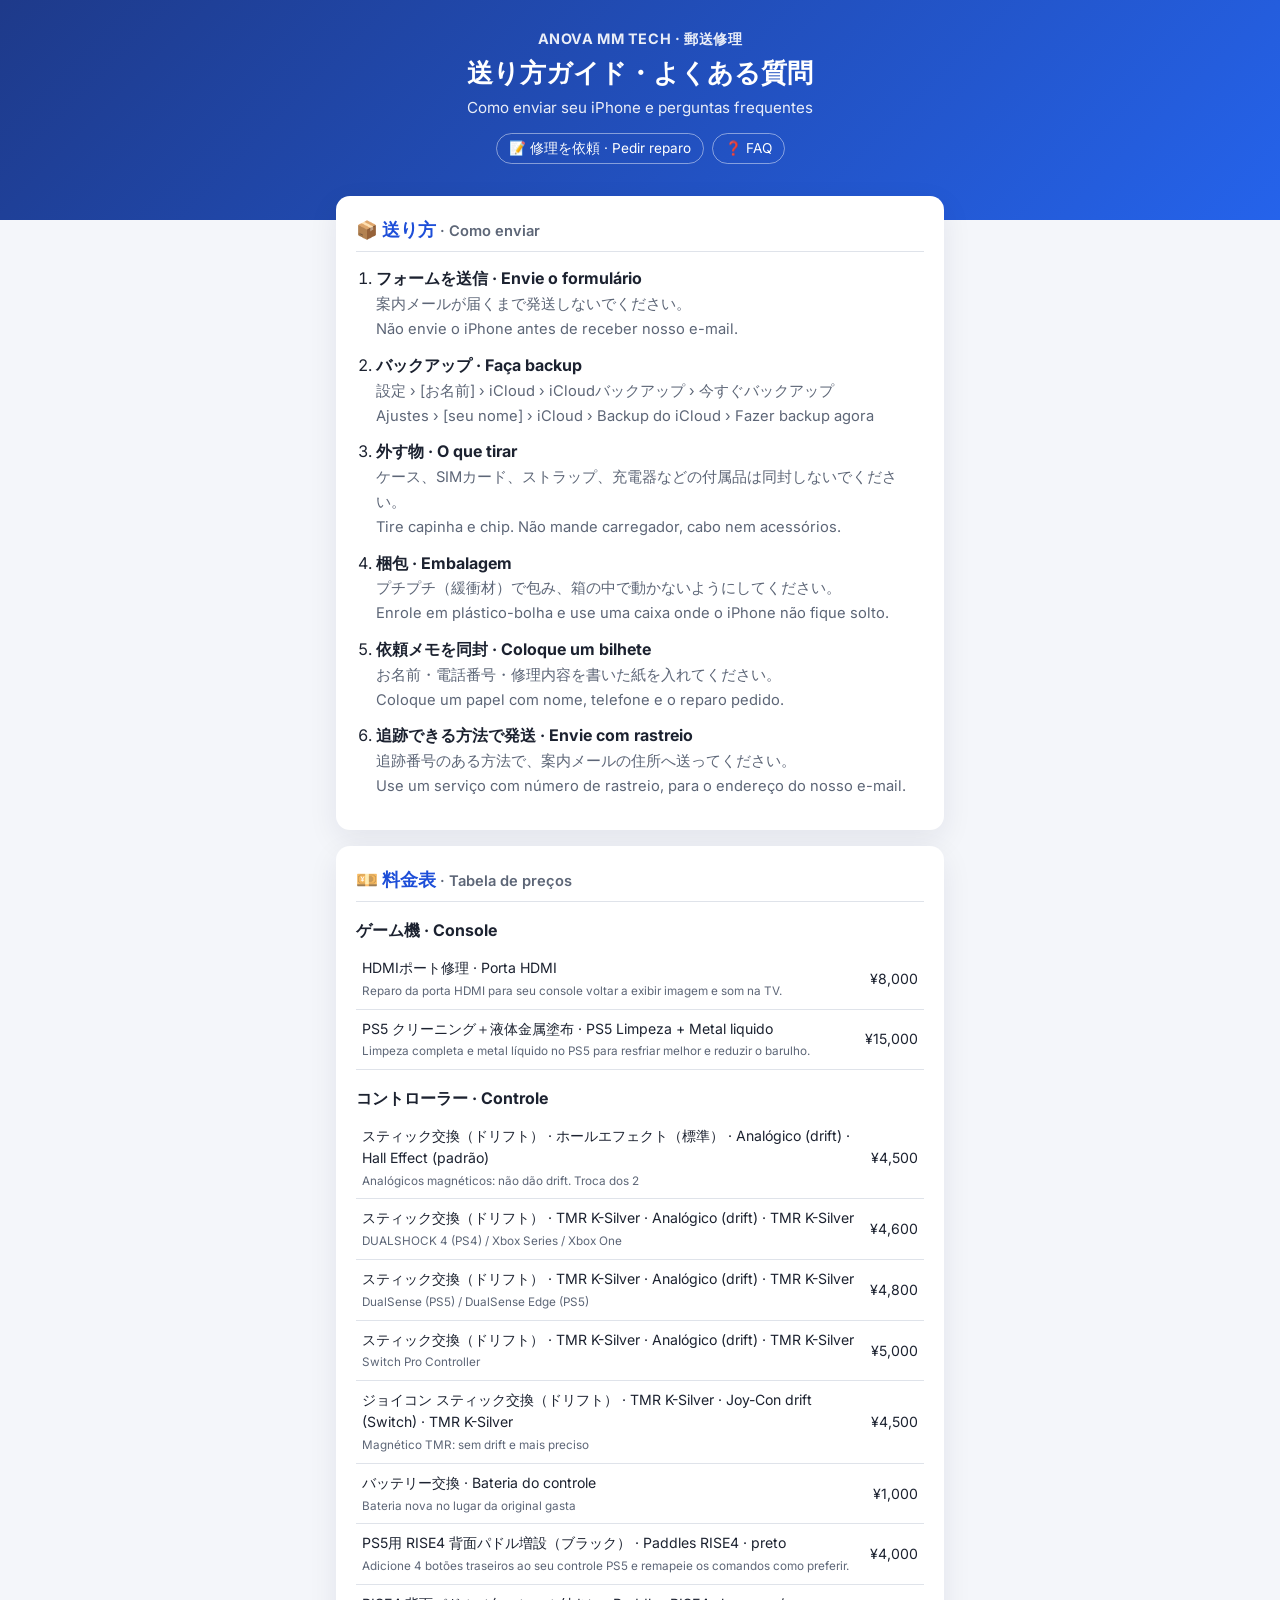
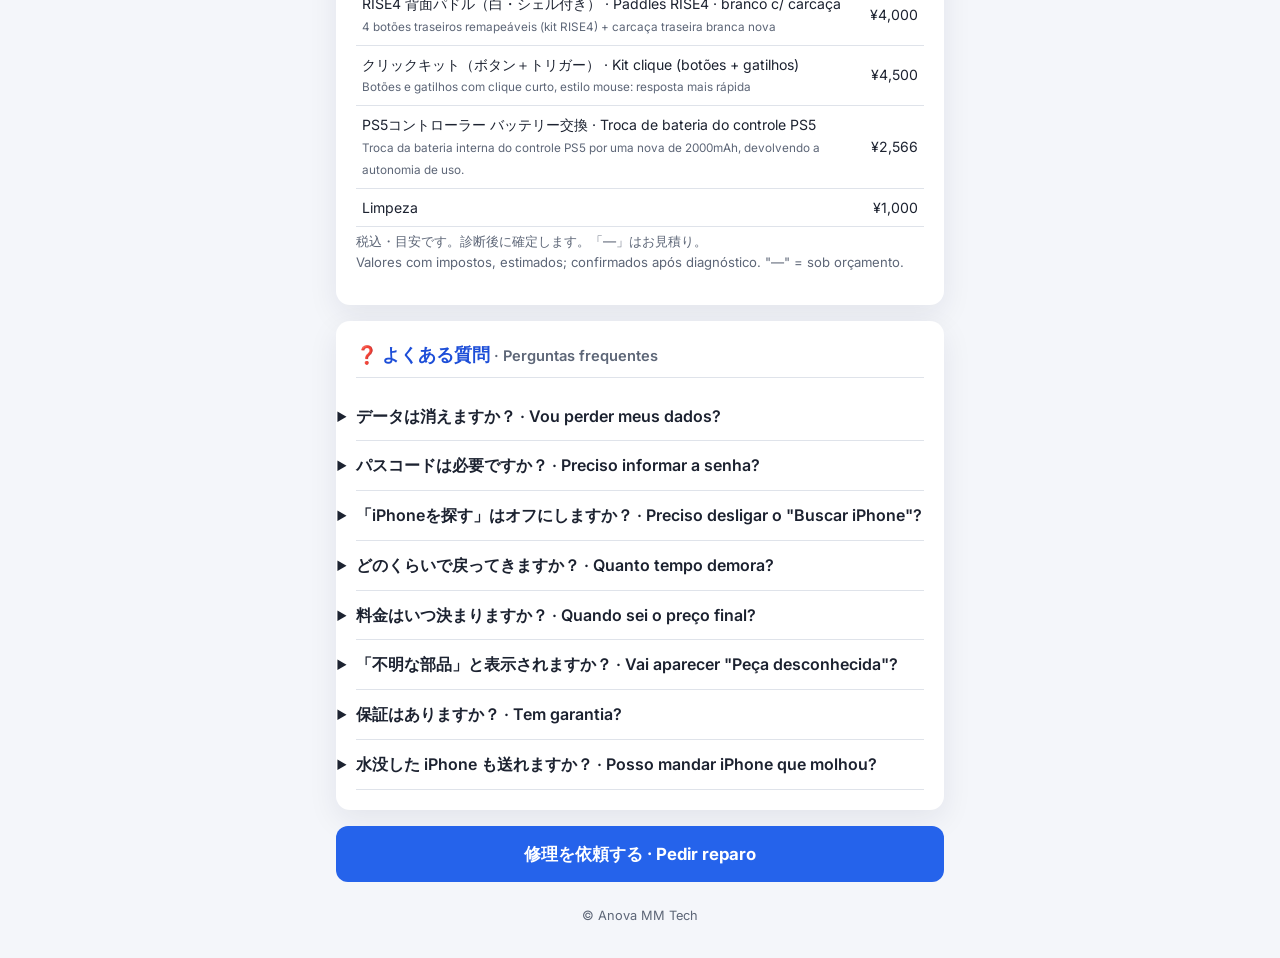
<file: guia.html>
<!DOCTYPE html>
<html lang="pt">
<head>
  <meta charset="UTF-8">
  <meta name="viewport" content="width=device-width, initial-scale=1.0">
  <title>送り方・FAQ | Anova MM Tech</title>
  <meta name="description" content="Anova MM Tech：iPhone・ゲーム機・コントローラー修理の送り方とよくある質問 — Como enviar e perguntas frequentes.">
  <meta name="theme-color" content="#1e3a8a">
  <link href="https://fonts.googleapis.com/css2?family=Inter:wght@400;600;700&display=swap" rel="stylesheet">
  <link rel="stylesheet" href="assets/style.css">
</head>
<body>

<header class="top">
  <div class="brand">ANOVA MM TECH · 郵送修理</div>
  <h1>送り方ガイド・よくある質問</h1>
  <p>Como enviar seu iPhone e perguntas frequentes</p>
  <nav class="nav">
    <a href="index.html">📝 修理を依頼 · Pedir reparo</a>
    <a href="#faq">❓ FAQ</a>
  </nav>
</header>

<main class="wrap">

  <section class="card lift">
    <h2>📦 送り方 <small>· Como enviar</small></h2>
    <ol class="guide">
      <li>
        <b>フォームを送信 · Envie o formulário</b>
        <span>案内メールが届くまで発送しないでください。<br>Não envie o iPhone antes de receber nosso e-mail.</span>
      </li>
      <li>
        <b>バックアップ · Faça backup</b>
        <span>設定 › [お名前] › iCloud › iCloudバックアップ › 今すぐバックアップ<br>
        Ajustes › [seu nome] › iCloud › Backup do iCloud › Fazer backup agora</span>
      </li>
      <li>
        <b>外す物 · O que tirar</b>
        <span>ケース、SIMカード、ストラップ、充電器などの付属品は同封しないでください。<br>
        Tire capinha e chip. Não mande carregador, cabo nem acessórios.</span>
      </li>
      <li>
        <b>梱包 · Embalagem</b>
        <span>プチプチ（緩衝材）で包み、箱の中で動かないようにしてください。<br>
        Enrole em plástico-bolha e use uma caixa onde o iPhone não fique solto.</span>
      </li>
      <li>
        <b>依頼メモを同封 · Coloque um bilhete</b>
        <span>お名前・電話番号・修理内容を書いた紙を入れてください。<br>
        Coloque um papel com nome, telefone e o reparo pedido.</span>
      </li>
      <li>
        <b>追跡できる方法で発送 · Envie com rastreio</b>
        <span>追跡番号のある方法で、案内メールの住所へ送ってください。<br>
        Use um serviço com número de rastreio, para o endereço do nosso e-mail.</span>
      </li>
    </ol>
    <div class="box box-info hidden" id="addr-box" style="margin-top:12px"></div>
  </section>

  <section class="card hidden" id="precos">
    <h2>💴 料金表 <small>· Tabela de preços</small></h2>
    <div id="price-tables"></div>
    <p class="hint">税込・目安です。診断後に確定します。「—」はお見積り。<br>Valores com impostos, estimados; confirmados após diagnóstico. "—" = sob orçamento.</p>
  </section>

  <section class="card" id="faq">
    <h2>❓ よくある質問 <small>· Perguntas frequentes</small></h2>

    <details>
      <summary>データは消えますか？ · Vou perder meus dados?</summary>
      <p>画面やバッテリー交換では通常データは消えませんが、念のため必ずバックアップをお願いします。<br>
      Troca de tela ou bateria normalmente não apaga nada, mas faça backup sempre, por segurança.</p>
    </details>

    <details>
      <summary>パスコードは必要ですか？ · Preciso informar a senha?</summary>
      <p>修理後の動作確認に必要な場合は、メールで別途ご連絡します。フォームにはパスコードを書かないでください。<br>
      Se precisarmos para testar o aparelho, pedimos por e-mail. Não escreva a senha no formulário.</p>
    </details>

    <details>
      <summary>「iPhoneを探す」はオフにしますか？ · Preciso desligar o "Buscar iPhone"?</summary>
      <p>修理内容によってはオフをお願いすることがあります。案内メールでお知らせします。<br>
      Depende do reparo. Se for necessário, avisamos no e-mail de instruções.</p>
    </details>

    <details>
      <summary>どのくらいで戻ってきますか？ · Quanto tempo demora?</summary>
      <p>修理内容と部品の在庫によって変わります。到着後、診断してからメールで目安をお知らせします。<br>
      Depende do reparo e das peças. Depois que o iPhone chegar e for avaliado, avisamos o prazo por e-mail.</p>
    </details>

    <details>
      <summary>料金はいつ決まりますか？ · Quando sei o preço final?</summary>
      <p>診断後に正式なお見積りをお送りします。ご了承いただいてから修理します。<br>
      Depois do diagnóstico mandamos o orçamento final. Só fazemos o reparo depois que você aprovar.</p>
    </details>

    <details>
      <summary>「不明な部品」と表示されますか？ · Vai aparecer "Peça desconhecida"?</summary>
      <p>Apple純正以外の部品を使った場合、設定に「不明な部品」と表示されることがあります。動作には通常影響しません。部品の種類はお見積り時にご説明します。<br>
      Com peças que não são originais da Apple, o iPhone pode mostrar "Peça desconhecida" nos Ajustes. Normalmente isso não afeta o funcionamento. Explicamos o tipo de peça junto com o orçamento.</p>
    </details>

    <details>
      <summary>保証はありますか？ · Tem garantia?</summary>
      <p id="garantia">保証内容は案内メールでお知らせします。<br>Informamos a garantia no e-mail de instruções.</p>
    </details>

    <details>
      <summary>水没した iPhone も送れますか？ · Posso mandar iPhone que molhou?</summary>
      <p>はい。電源を入れたり充電したりせず、できるだけ早くご依頼ください。<br>
      Sim. Não tente ligar nem carregar, e peça o reparo o quanto antes.</p>
    </details>
  </section>

  <a href="index.html" class="btn btn-primary" style="display:block">修理を依頼する · Pedir reparo</a>
</main>

<footer>© Anova MM Tech</footer>

<script src="assets/config.js"></script>
<script>
(function () {
  const L = window.LOJA || {};
  if (L.enderecoEnvio) {
    const b = document.getElementById("addr-box");
    b.textContent = "発送先 · Endereço de envio: " + L.enderecoEnvio;
    b.classList.remove("hidden");
  }
  if (L.garantia) document.getElementById("garantia").textContent = "保証 · Garantia: " + L.garantia;

  // Tabelas de preço (só aparecem para tipos com algum preço em assets/catalogo.json)
  fetch("assets/catalogo.json", { cache: "no-cache" }).then((r) => r.json()).then((cat) => {
    const wrap = document.getElementById("price-tables");
    Object.values(cat.tipos || {}).forEach((tp) => {
      /* valores por serviço (enviados do caixa) */
      /* serviços com opções (ex.: Hall Effect / TMR) viram uma linha por opção */
      const fixos = [];
      (tp.servicos || []).forEach((s) => {
        if (Array.isArray(s.opcoes) && s.opcoes.length) s.opcoes.forEach((o) => {
          // preço por modelo vira uma linha por preço diferente (ex.: TMR PS5 / PS4 / Switch Pro)
          const pm = o.precoModelo || {}, byV = {};
          Object.keys(pm).forEach((m) => { (byV[pm[m]] = byV[pm[m]] || []).push(m); });
          const vs = Object.keys(byV);
          if (vs.length) vs.sort((a, b) => a - b).forEach((v) => fixos.push({ pt: s.pt + " · " + o.pt, jp: s.jp + " · " + o.jp, dpt: byV[v].join(" / "), preco: +v }));
          else if (typeof o.preco === "number") fixos.push({ pt: s.pt + " · " + o.pt, jp: s.jp + " · " + o.jp, dpt: o.dpt, preco: o.preco });
        });
        else if (typeof s.preco === "number") fixos.push(s);
      });
      if (fixos.length) {
        const h0 = document.createElement("h3");
        h0.textContent = tp.nomeJa === tp.nome ? tp.nome : tp.nomeJa + " · " + tp.nome;
        h0.style.cssText = "font-size:1rem;margin:16px 0 6px";
        const t0 = document.createElement("table"), b0 = t0.createTBody();
        fixos.forEach((s) => {
          const r = b0.insertRow(), c = r.insertCell();
          const nm = document.createElement("div"); nm.textContent = s.jp && s.jp !== s.pt ? s.jp + " · " + s.pt : s.pt;
          c.append(nm);
          if (s.dpt) { const d = document.createElement("small"); d.style.color = "var(--muted)"; d.textContent = s.dpt; c.append(d); }
          const v = r.insertCell(); v.className = "num"; v.textContent = "¥" + s.preco.toLocaleString("ja-JP");
        });
        const box0 = document.createElement("div"); box0.className = "table-scroll"; box0.append(t0);
        wrap.append(h0, box0);
      }
      const P = tp.precos || {};
      const models = Object.keys(P).filter((m) => Object.values(P[m]).some((v) => typeof v === "number"));
      if (!models.length) return;
      const cols = (tp.servicos || []).filter((s) => models.some((m) => typeof P[m][s.id] === "number"));
      const h = document.createElement("h3");
      h.textContent = tp.nomeJa === tp.nome ? tp.nome : tp.nomeJa + " · " + tp.nome;
      h.style.cssText = "font-size:1rem;margin:16px 0 6px";
      const box = document.createElement("div"); box.className = "table-scroll";
      const t = document.createElement("table"); box.appendChild(t);
      const head = t.createTHead().insertRow();
      [{ jp: "モデル", pt: "Modelo" }, ...cols].forEach((c) => {
        const th = document.createElement("th"); th.textContent = c.jp; th.title = c.pt; head.appendChild(th);
      });
      const body = t.createTBody();
      models.forEach((m) => {
        const r = body.insertRow();
        r.insertCell().textContent = m;
        cols.forEach((c) => {
          const v = P[m][c.id], td = r.insertCell();
          td.className = "num";
          td.textContent = typeof v === "number" ? "¥" + v.toLocaleString("ja-JP") : "—";
        });
      });
      wrap.append(h, box);
    });
    if (wrap.children.length) document.getElementById("precos").classList.remove("hidden");
  }).catch(() => {});
})();
</script>
</body>
</html>
</file>
<file: assets/style.css>
/* Yūsō Shūri — estilos compartilhados */
:root {
  --bg: #f4f6fa;
  --card: #ffffff;
  --text: #1c2230;
  --muted: #5d6677;
  --line: #dfe3ea;
  --brand: #2563eb;
  --brand-dark: #1d4ed8;
  --brand-soft: #eaf1ff;
  --ok: #15803d;
  --ok-soft: #e8f7ee;
  --warn: #b45309;
  --warn-soft: #fff6e6;
  --err: #dc2626;
  --radius: 14px;
}

* { box-sizing: border-box; }

body {
  margin: 0;
  font-family: "Inter", "Hiragino Sans", "Noto Sans JP", system-ui, sans-serif;
  background: var(--bg);
  color: var(--text);
  line-height: 1.55;
  -webkit-text-size-adjust: 100%;
}

a { color: var(--brand); }

.wrap { max-width: 640px; margin: 0 auto; padding: 16px; }

/* Topo */
.top {
  background: linear-gradient(135deg, #1e3a8a, #2563eb);
  color: #fff;
  padding: 28px 16px 56px;
  text-align: center;
}
.top .brand { font-weight: 700; letter-spacing: .04em; opacity: .9; font-size: .9rem; }
.top h1 { margin: 6px 0 6px; font-size: 1.6rem; line-height: 1.3; }
.top p { margin: 0; opacity: .9; font-size: .95rem; }

.nav { display: flex; gap: 8px; justify-content: center; flex-wrap: wrap; margin-top: 14px; }
.nav a {
  color: #fff; text-decoration: none; font-size: .85rem;
  border: 1px solid rgba(255,255,255,.45); border-radius: 999px; padding: 4px 12px;
}
.nav a:hover { background: rgba(255,255,255,.15); }

.card {
  background: var(--card);
  border-radius: var(--radius);
  box-shadow: 0 10px 30px rgba(20, 30, 60, .08);
  padding: 20px;
  margin-bottom: 16px;
}
.lift { margin-top: -40px; }

/* Passos */
.steps { display: grid; grid-template-columns: repeat(4, 1fr); gap: 6px; text-align: center; }
.steps div { font-size: .75rem; color: var(--muted); }
.steps b {
  display: flex; align-items: center; justify-content: center;
  width: 30px; height: 30px; margin: 0 auto 4px;
  border-radius: 50%; background: var(--brand-soft); color: var(--brand); font-size: .9rem;
}

h2 {
  font-size: 1.1rem; margin: 0 0 14px; padding-bottom: 8px;
  border-bottom: 1px solid var(--line); color: var(--brand-dark);
}
h2 small { color: var(--muted); font-weight: 600; }

/* Campos */
.field { margin-bottom: 16px; }
.field > label, .label { display: block; font-weight: 600; margin-bottom: 6px; font-size: .95rem; }
.req { color: var(--err); }
.hint { color: var(--muted); font-size: .82rem; margin-top: 4px; }

input[type=text], input[type=tel], input[type=email], select, textarea {
  width: 100%;
  font: inherit;
  font-size: 16px; /* evita zoom automático no iPhone */
  padding: 12px;
  border: 1px solid var(--line);
  border-radius: 10px;
  background: #fff;
  color: var(--text);
  transition: border-color .15s, box-shadow .15s;
}
textarea { resize: vertical; }
input:focus, select:focus, textarea:focus {
  outline: none; border-color: var(--brand); box-shadow: 0 0 0 3px rgba(37, 99, 235, .2);
}
select:disabled { background: #f1f3f6; color: var(--muted); }
input[type=file] { width: 100%; font-size: .9rem; }

.row { display: flex; gap: 8px; }
.row > * { flex: 1; }
.row .shrink { flex: 0 0 auto; }

.btn {
  display: inline-block; border: 0; cursor: pointer; font: inherit; font-weight: 700;
  border-radius: 12px; padding: 12px 18px; text-decoration: none; text-align: center;
  transition: background .15s, transform .05s;
}
.btn:active { transform: translateY(1px); }
.btn-primary { background: var(--brand); color: #fff; width: 100%; font-size: 1.05rem; padding: 15px; }
.btn-primary:hover { background: var(--brand-dark); }
.btn-primary:disabled { background: #93a8d6; cursor: wait; }
.btn-ghost { background: var(--brand-soft); color: var(--brand-dark); white-space: nowrap; }
.btn-ghost:hover { background: #dbe7ff; }
.btn-gray { background: #e7eaf0; color: var(--text); }

/* Checkbox em chips */
.chips { display: flex; flex-wrap: wrap; gap: 8px; }
.chips label {
  display: inline-flex; align-items: center; gap: 6px;
  border: 1px solid var(--line); border-radius: 999px; padding: 7px 12px;
  font-size: .88rem; cursor: pointer; background: #fff; user-select: none;
}
.chips input { accent-color: var(--brand); }
.chips label:has(input:checked) { border-color: var(--brand); background: var(--brand-soft); color: var(--brand-dark); }

.check { display: flex; gap: 10px; align-items: flex-start; margin-bottom: 10px; font-size: .92rem; cursor: pointer; }
.check input { margin-top: 4px; width: 18px; height: 18px; accent-color: var(--brand); flex: 0 0 auto; }

/* Caixas */
.box { border-radius: 10px; padding: 12px 14px; font-size: .9rem; }
.box-info { background: var(--brand-soft); color: #1e3a8a; }
.box-ok { background: var(--ok-soft); color: var(--ok); }
.box-warn { background: var(--warn-soft); color: var(--warn); }
.hidden { display: none !important; }

.msg { font-size: .85rem; margin-top: 6px; }
.msg.err { color: var(--err); }
.msg.ok { color: var(--ok); }

/* Estimativa */
.estimate { display: flex; justify-content: space-between; align-items: center; gap: 12px; }
.estimate strong { font-size: 1.3rem; text-align: right; }
.estimate strong.as-text { font-size: 1rem; }

/* Tabela de preços */
table { width: 100%; border-collapse: collapse; font-size: .88rem; }
th, td { padding: 8px 6px; border-bottom: 1px solid var(--line); text-align: left; }
th { color: var(--muted); font-weight: 600; }
td.num { text-align: right; white-space: nowrap; }
.table-scroll { overflow-x: auto; }

/* FAQ */
details { border-bottom: 1px solid var(--line); padding: 12px 0; }
details summary { cursor: pointer; font-weight: 600; list-style-position: outside; }
details p, details ul { margin: 8px 0 0; color: var(--muted); font-size: .92rem; }

ol.guide { padding-left: 20px; margin: 0; }
ol.guide li { margin-bottom: 12px; }
ol.guide li b { display: block; }
ol.guide li span { color: var(--muted); font-size: .92rem; }

footer { text-align: center; color: var(--muted); font-size: .8rem; padding: 8px 16px 32px; }

@media (max-width: 420px) {
  .top h1 { font-size: 1.35rem; }
  .card { padding: 16px; }
  .row.stack-sm { flex-direction: column; }
}

/* ===== Versão simplificada ===== */
html[data-lang="pt"] [lang="ja"], html[data-lang="ja"] [lang="pt"] { display: none !important; }

.top.slim { padding: 14px 16px 48px; }
.top.slim h1 { font-size: 1.35rem; margin: 4px 0 0; }
.lang-toggle {
  display: inline-flex; margin-bottom: 10px;
  background: rgba(255,255,255,.15); border-radius: 999px; padding: 3px;
}
.lang-toggle button {
  border: 0; background: transparent; color: #fff; font: inherit; font-size: .8rem; font-weight: 600;
  padding: 5px 10px; border-radius: 999px; cursor: pointer;
}
.lang-toggle button[aria-pressed="true"] { background: #fff; color: var(--brand-dark); }

.seg { display: grid; grid-template-columns: repeat(3, 1fr); gap: 8px; }
.seg button {
  border: 2px solid var(--line); background: #fff; border-radius: 12px; padding: 12px 2px;
  font: inherit; font-weight: 600; font-size: .8rem; letter-spacing: -.02em; cursor: pointer; color: var(--text);
  white-space: nowrap;
}
.seg { gap: 6px; }
.seg button .ico { display: block; font-size: 1.6rem; line-height: 1.2; }
.seg button[aria-pressed="true"] { border-color: var(--brand); background: var(--brand-soft); color: var(--brand-dark); }

.divider { height: 1px; background: var(--line); margin: 20px 0; }
.fine { color: var(--muted); font-size: .8rem; text-align: center; margin: 10px 0 0; }
label.sub { font-weight: 500; font-size: .85rem; color: var(--muted); margin-bottom: 4px; }
.chips-title { flex-basis: 100%; font-size: .8rem; font-weight: 700; color: var(--muted); margin: 6px 0 -2px; text-transform: uppercase; letter-spacing: .04em; }
.chips-title:first-child { margin-top: 0; }
.custom-toggle {
  flex-basis: 100%; margin-top: 4px; text-align: left; font: inherit; font-weight: 600; font-size: .92rem;
  border: 1px dashed var(--brand); background: var(--brand-soft); color: var(--brand-dark);
  border-radius: 12px; padding: 10px 14px; cursor: pointer;
}
.custom-panel { flex-basis: 100%; }

/* Serviço com descrição (ex.: Paddles RISE4 · 4 botões traseiros) */
.chips label.svc-card {
  flex-basis: 100%; border-radius: 12px; align-items: flex-start; padding: 10px 12px; gap: 10px;
}
.chips label.svc-card input { margin-top: 3px; flex: 0 0 auto; }
.chips label.svc-card span { display: grid; gap: 2px; }
.chips label.svc-card b { font-weight: 600; font-size: .92rem; }
.chips label.svc-card small { color: var(--muted); font-size: .8rem; line-height: 1.35; }
.chips label.svc-card:has(input:checked) small { color: var(--brand-dark); }

/* ===== Formulário em telas ===== */
.wz-head { display: flex; align-items: center; justify-content: space-between; min-height: 32px; margin-bottom: 10px; }
.wz-back { border: 0; background: none; color: var(--brand); font: inherit; font-weight: 600; padding: 4px 0; cursor: pointer; }
.wz-dots { display: flex; gap: 6px; margin-left: auto; }
.wz-dots i { width: 8px; height: 8px; border-radius: 50%; background: var(--line); }
.wz-dots i.on { background: var(--brand); width: 22px; border-radius: 4px; }
.wz-title { border: 0; padding: 0; margin: 0 0 14px; font-size: 1.25rem; color: var(--text); }
.seg-big { grid-template-columns: 1fr; gap: 10px; }
.seg-big button { display: flex; align-items: center; gap: 14px; padding: 16px; font-size: 1.05rem; text-align: left; }
.seg-big button .ico { display: inline; font-size: 1.8rem; }
/* opções dentro do serviço (ex.: Hall Effect / TMR) */
.svc-opts { flex-basis: 100%; display: grid; gap: 6px; margin: -2px 0 4px 30px; }
.svc-opts label.opt { display: flex; gap: 10px; align-items: flex-start; border: 1.5px solid var(--line); border-radius: 10px; padding: 9px 11px; cursor: pointer; background: #fff; }
.svc-opts label.opt input { margin-top: 3px; accent-color: var(--brand); }
.svc-opts label.opt span { display: grid; gap: 2px; }
.svc-opts label.opt b { font-size: .9rem; }
.svc-opts label.opt small { color: var(--muted); font-size: .78rem; line-height: 1.35; }
.svc-opts label.opt:has(input:checked) { border-color: var(--brand); background: var(--brand-soft); }
/* modelos em botões */
.mgrp { margin-bottom: 12px; }
.mgrp h3 { font-size: .8rem; color: var(--muted); margin: 0 0 6px; text-transform: uppercase; letter-spacing: .04em; }
.mgrid { display: grid; grid-template-columns: repeat(2, minmax(0, 1fr)); gap: 6px; }
.mgrid button { border: 1.5px solid var(--line); background: #fff; border-radius: 10px; padding: 11px 8px; font: inherit; font-size: .88rem; font-weight: 600; color: var(--text); cursor: pointer; text-align: center; }
.mgrid button[aria-pressed="true"] { border-color: var(--brand); background: var(--brand-soft); color: var(--brand-dark); }
.mgrp-more { border: 1px dashed var(--line); border-radius: 10px; padding: 8px 10px; margin-bottom: 12px; }
.mgrp-more > summary { cursor: pointer; font-weight: 600; color: var(--brand-dark); }
/* resumo antes de enviar */
.wz-sum { background: var(--brand-soft); border-radius: 12px; padding: 12px 14px; margin-bottom: 16px; font-size: .92rem; display: grid; gap: 4px; }
.wz-sum b { color: var(--brand-dark); }
.wz-sum button { justify-self: start; border: 0; background: none; color: var(--brand); font: inherit; font-weight: 600; padding: 0; cursor: pointer; font-size: .85rem; }
#models > button { border: 1.5px dashed var(--line); background: #fff; border-radius: 10px; padding: 11px 8px; font: inherit; font-size: .88rem; font-weight: 600; color: var(--muted); cursor: pointer; }
#models > button[aria-pressed="true"] { border-color: var(--brand); color: var(--brand-dark); background: var(--brand-soft); }
</file>
